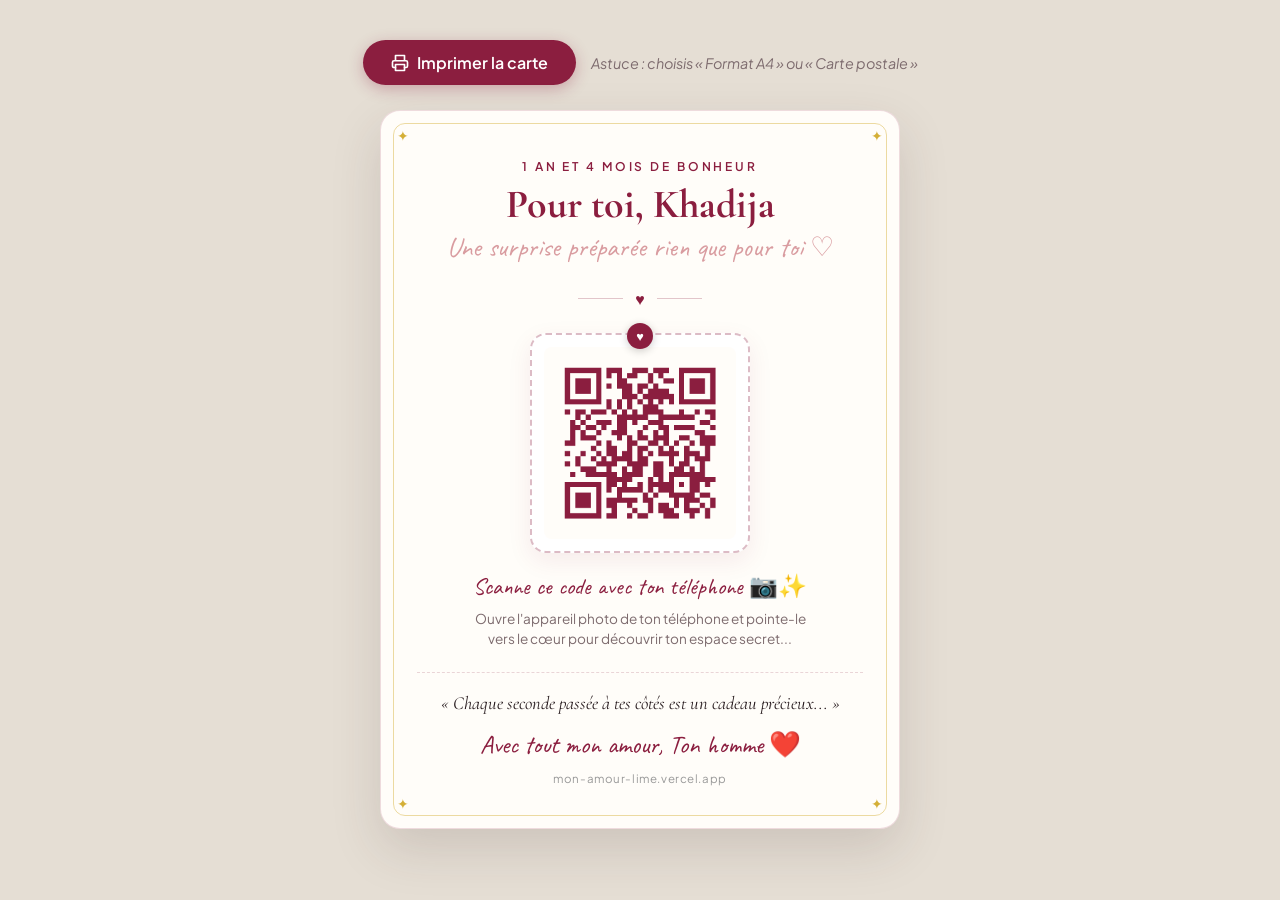
<file: carte.html>
<!DOCTYPE html>
<html lang="fr">
<head>
  <meta charset="UTF-8">
  <meta name="viewport" content="width=device-width, initial-scale=1.0">
  <title>Carte d'Amour avec QR Code • Khadija ♡</title>
  <link rel="preconnect" href="https://fonts.googleapis.com">
  <link rel="preconnect" href="https://fonts.gstatic.com" crossorigin>
  <link href="https://fonts.googleapis.com/css2?family=Caveat:wght@400;600;700&family=Cormorant+Garamond:ital,wght@0,400;0,600;0,700;1,400;1,600&family=Plus+Jakarta+Sans:wght@400;500;600&display=swap" rel="stylesheet">
  
  <style>
    :root {
      --cream: #faf5ee;
      --paper: #fffdf9;
      --cherry: #8b1e3f;
      --rose: #d99ca0;
      --gold: #d4af37;
      --ink: #2b1f22;
      --muted: #7d6b6e;
    }

    * {
      box-sizing: border-box;
      margin: 0;
      padding: 0;
    }

    body {
      background: #e5ded4;
      font-family: 'Plus Jakarta Sans', sans-serif;
      color: var(--ink);
      min-height: 100vh;
      display: flex;
      flex-direction: column;
      align-items: center;
      padding: 40px 20px;
    }

    /* Print Controls Bar */
    .print-controls {
      display: flex;
      gap: 15px;
      margin-bottom: 25px;
      align-items: center;
    }

    .btn-print {
      background: var(--cherry);
      color: white;
      border: none;
      padding: 12px 28px;
      font-size: 1rem;
      font-weight: 600;
      border-radius: 30px;
      cursor: pointer;
      box-shadow: 0 4px 15px rgba(139, 30, 63, 0.3);
      display: inline-flex;
      align-items: center;
      gap: 8px;
      transition: all 0.2s ease;
      font-family: inherit;
    }

    .btn-print:hover {
      transform: translateY(-2px);
      box-shadow: 0 6px 20px rgba(139, 30, 63, 0.45);
    }

    .print-hint {
      color: var(--muted);
      font-size: 0.9rem;
      font-style: italic;
    }

    /* CARD CONTAINER - Format standard carte postale / pliante élégante */
    .card-sheet {
      width: 100%;
      max-width: 520px;
      background: var(--paper);
      border-radius: 20px;
      padding: 48px 36px 42px;
      box-shadow: 0 20px 50px rgba(70, 45, 50, 0.15);
      position: relative;
      text-align: center;
      border: 1px solid rgba(139, 30, 63, 0.15);
      overflow: hidden;
    }

    /* Cadre intérieur doré / rose */
    .card-border-inner {
      position: absolute;
      inset: 12px;
      border: 1.5px solid rgba(212, 175, 55, 0.45);
      border-radius: 12px;
      pointer-events: none;
    }

    .corner-ornament {
      position: absolute;
      font-size: 0.85rem;
      color: var(--gold);
    }
    .c-tl { top: 16px; left: 16px; }
    .c-tr { top: 16px; right: 16px; }
    .c-bl { bottom: 16px; left: 16px; }
    .c-br { bottom: 16px; right: 16px; }

    /* Header */
    .card-eyebrow {
      font-size: 0.75rem;
      text-transform: uppercase;
      letter-spacing: 0.24em;
      color: var(--cherry);
      font-weight: 600;
      display: block;
      margin-bottom: 8px;
    }

    .card-title {
      font-family: 'Cormorant Garamond', Georgia, serif;
      font-size: 2.5rem;
      color: var(--cherry);
      line-height: 1.1;
      font-weight: 700;
      margin-bottom: 4px;
    }

    .card-subtitle {
      font-family: 'Caveat', cursive;
      font-size: 1.7rem;
      color: var(--rose);
      margin-bottom: 24px;
    }

    /* Divider */
    .divider {
      display: flex;
      align-items: center;
      justify-content: center;
      gap: 12px;
      color: var(--cherry);
      margin-bottom: 24px;
    }
    .divider span {
      height: 1px;
      width: 45px;
      background: rgba(139, 30, 63, 0.25);
    }

    /* QR CODE FRAME */
    .qr-frame {
      width: 220px;
      height: 220px;
      margin: 0 auto 20px;
      padding: 12px;
      background: #ffffff;
      border-radius: 16px;
      border: 2px dashed rgba(139, 30, 63, 0.3);
      box-shadow: 0 8px 24px rgba(139, 30, 63, 0.08);
      position: relative;
      display: flex;
      align-items: center;
      justify-content: center;
    }

    .qr-img {
      width: 100%;
      height: 100%;
      object-fit: contain;
      display: block;
      border-radius: 8px;
    }

    /* Petites décorations autour du QR */
    .qr-heart-badge {
      position: absolute;
      top: -12px;
      background: var(--cherry);
      color: white;
      width: 26px;
      height: 26px;
      border-radius: 50%;
      display: flex;
      align-items: center;
      justify-content: center;
      font-size: 0.8rem;
      box-shadow: 0 2px 8px rgba(0,0,0,0.2);
    }

    /* Instruction text */
    .scan-instruction {
      font-family: 'Caveat', cursive;
      font-size: 1.45rem;
      color: var(--cherry);
      margin-bottom: 8px;
      line-height: 1.2;
    }

    .scan-subtext {
      font-size: 0.85rem;
      color: var(--muted);
      line-height: 1.5;
      max-width: 340px;
      margin: 0 auto 22px;
    }

    /* Message romantique bas */
    .card-footer-quote {
      font-family: 'Cormorant Garamond', Georgia, serif;
      font-size: 1.15rem;
      font-style: italic;
      color: var(--ink);
      line-height: 1.4;
      padding-top: 18px;
      border-top: 1px dashed rgba(139, 30, 63, 0.18);
    }

    .signature-row {
      margin-top: 12px;
      font-family: 'Caveat', cursive;
      font-size: 1.6rem;
      color: var(--cherry);
    }

    /* URL discrète au cas où l'appareil photo a un souci */
    .url-fallback {
      margin-top: 10px;
      font-size: 0.72rem;
      color: #999;
      letter-spacing: 0.05em;
    }

    /* STYLES POUR L'IMPRESSION (PRINT) */
    @media print {
      body {
        background: transparent !important;
        padding: 0 !important;
      }

      .print-controls {
        display: none !important;
      }

      .card-sheet {
        max-width: 100% !important;
        width: 135mm !important;
        height: 185mm !important;
        margin: auto !important;
        box-shadow: none !important;
        border: 1px solid rgba(139, 30, 63, 0.25) !important;
        page-break-inside: avoid;
        padding: 30mm 20mm 20mm !important;
      }

      .card-border-inner {
        border-color: rgba(212, 175, 55, 0.8) !important;
      }

      @page {
        size: A4 portrait;
        margin: 15mm;
      }
    }
  </style>
</head>
<body>

  <!-- Controls (Cachés lors de l'impression) -->
  <div class="print-controls">
    <button class="btn-print" onclick="window.print()">
      <svg width="18" height="18" viewBox="0 0 24 24" fill="none" stroke="currentColor" stroke-width="2.2" stroke-linecap="round" stroke-linejoin="round">
        <path d="M6 9V2h12v7M6 18H4a2 2 0 0 1-2-2v-5a2 2 0 0 1 2-2h16a2 2 0 0 1 2 2v5a2 2 0 0 1-2 2h-2"/>
        <path d="M6 14h12v8H6z"/>
      </svg>
      <span>Imprimer la carte</span>
    </button>
    <span class="print-hint">Astuce : choisis « Format A4 » ou « Carte postale »</span>
  </div>

  <!-- CARTE D'AMOUR PRÊTE À IMPRIMER -->
  <div class="card-sheet">
    <div class="card-border-inner"></div>
    <div class="corner-ornament c-tl">✦</div>
    <div class="corner-ornament c-tr">✦</div>
    <div class="corner-ornament c-bl">✦</div>
    <div class="corner-ornament c-br">✦</div>

    <span class="card-eyebrow">1 an et 4 mois de bonheur</span>
    <h1 class="card-title">Pour toi, Khadija</h1>
    <p class="card-subtitle">Une surprise préparée rien que pour toi ♡</p>

    <div class="divider">
      <span></span>
      <b>♥</b>
      <span></span>
    </div>

    <!-- QR CODE CIBLE : https://mon-amour-lime.vercel.app/ -->
    <div class="qr-frame">
      <div class="qr-heart-badge">♥</div>
      <img src="images/qr_code.png" alt="Scanne-moi Khadija" class="qr-img">
    </div>

    <div class="scan-instruction">
      Scanne ce code avec ton téléphone 📷✨
    </div>
    
    <p class="scan-subtext">
      Ouvre l'appareil photo de ton téléphone et pointe-le vers le cœur pour découvrir ton espace secret...
    </p>

    <div class="card-footer-quote">
      « Chaque seconde passée à tes côtés est un cadeau précieux... »
    </div>

    <div class="signature-row">
      Avec tout mon amour, Ton homme ❤️
    </div>

    <div class="url-fallback">
      mon-amour-lime.vercel.app
    </div>
  </div>

</body>
</html>
</file>
